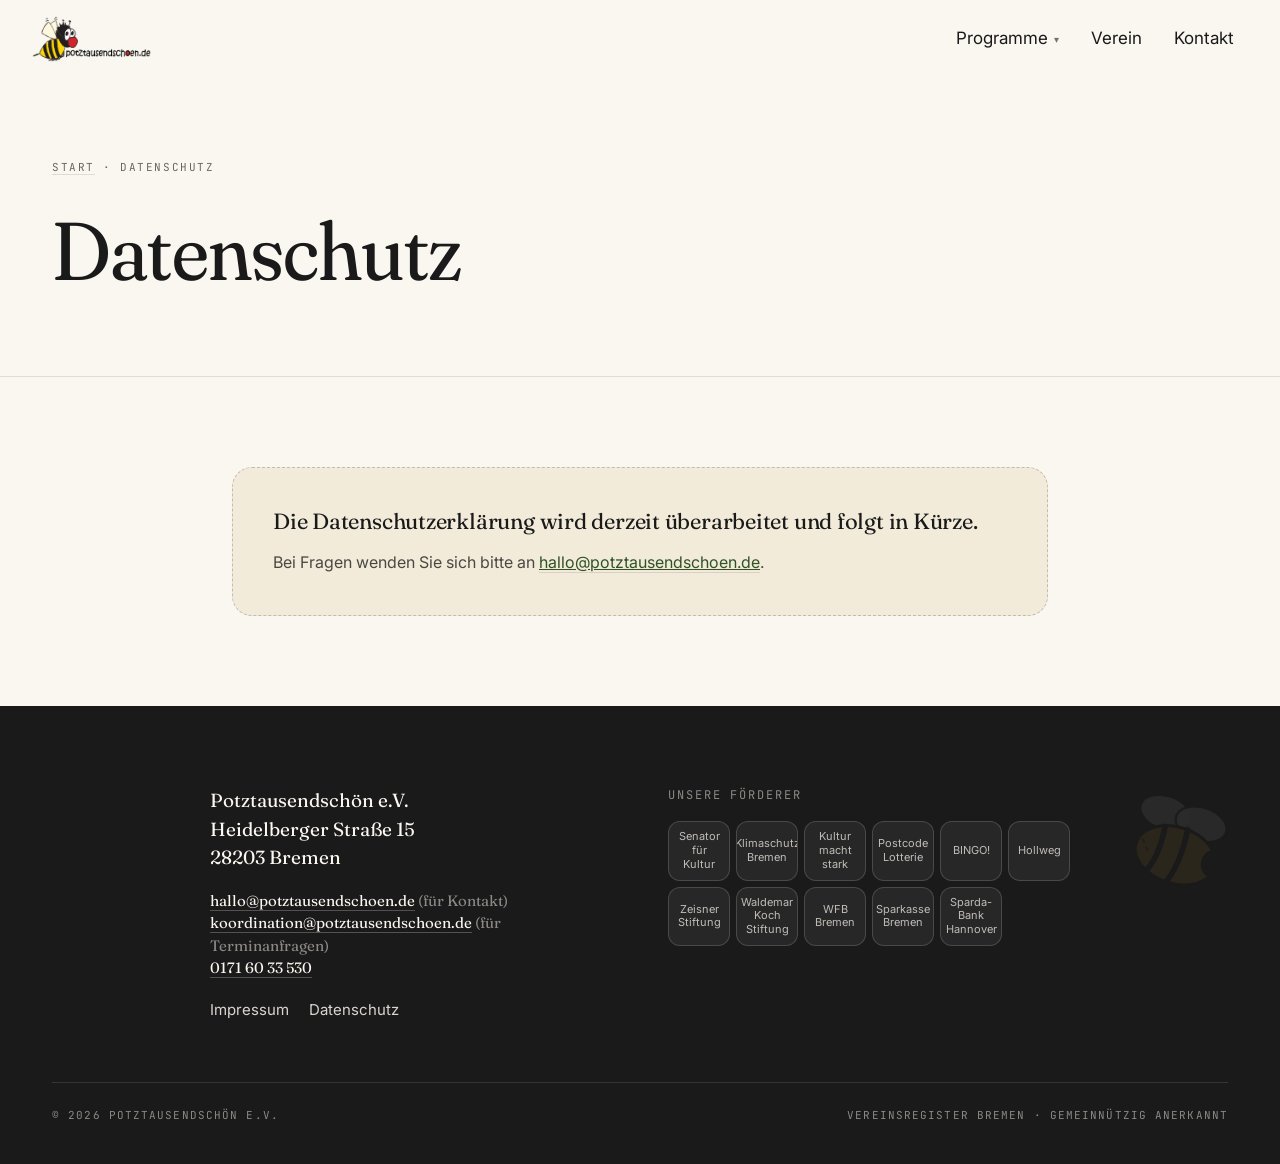
<file: datenschutz.html>
<!doctype html>
<html lang="de">
<head>
<meta charset="utf-8" />
<meta name="viewport" content="width=device-width,initial-scale=1" />
<title>Datenschutz · Potztausendschön e.V.</title>
<meta name="description" content="Datenschutzerklärung wird derzeit überarbeitet." />
<link rel="preconnect" href="https://fonts.googleapis.com" />
<link rel="preconnect" href="https://fonts.gstatic.com" crossorigin />
<link href="https://fonts.googleapis.com/css2?family=Fraunces:opsz,wght,SOFT,WONK@9..144,300..700,30..100,0..1&family=Inter:wght@300;400;500;600&family=JetBrains+Mono:wght@400;500&display=swap" rel="stylesheet" />
<link rel="stylesheet" href="style.css" />
</head>
<body>

<svg width="0" height="0" style="position:absolute" aria-hidden="true">
  <defs>
    <symbol id="bee" viewBox="0 0 100 80">
      <g class="wing">
        <ellipse cx="38" cy="28" rx="14" ry="9" fill="#FAF7F0" stroke="#1A1A1A" stroke-width="1.4" opacity="0.85"/>
        <ellipse cx="58" cy="28" rx="14" ry="9" fill="#FAF7F0" stroke="#1A1A1A" stroke-width="1.4" opacity="0.85"/>
      </g>
      <ellipse cx="50" cy="48" rx="22" ry="15" fill="#E8B43A" stroke="#1A1A1A" stroke-width="1.6"/>
      <path d="M40 35 Q42 50 38 60" stroke="#1A1A1A" stroke-width="3" fill="none" stroke-linecap="round"/>
      <path d="M52 33 Q54 50 50 62" stroke="#1A1A1A" stroke-width="3" fill="none" stroke-linecap="round"/>
      <circle cx="72" cy="46" r="8" fill="#1A1A1A"/>
      <path d="M73 39 Q78 30 82 28" stroke="#1A1A1A" stroke-width="1.4" fill="none" stroke-linecap="round"/>
      <circle cx="83" cy="27" r="1.6" fill="#1A1A1A"/>
      <path d="M28 48 L23 50" stroke="#1A1A1A" stroke-width="2" stroke-linecap="round"/>
      <path d="M5 60 Q20 30 35 50" stroke="#1A1A1A" stroke-width="1.2" fill="none" stroke-dasharray="2 3" stroke-linecap="round" opacity="0.6"/>
    </symbol>
    <pattern id="hex-pattern" x="0" y="0" width="56" height="48.5" patternUnits="userSpaceOnUse">
      <polygon points="28,0 56,16 56,48 28,64 0,48 0,16" fill="none" stroke="currentColor" stroke-width="1"/>
    </pattern>
    <symbol id="logo-mark" viewBox="0 0 38 42">
      <polygon points="19,2 35,11 35,31 19,40 3,31 3,11" fill="#E8B43A" stroke="#1A1A1A" stroke-width="1.5"/>
      <polygon points="19,9 28,14 28,28 19,33 10,28 10,14" fill="none" stroke="#1A1A1A" stroke-width="1.2"/>
      <circle cx="19" cy="21" r="3" fill="#4A7C3A"/>
    </symbol>
  </defs>
</svg>

<nav class="nav" id="nav">
  <div class="nav-inner">
    <a href="index.html#top" class="brand">
      <img class="brand-logo" src="assets/logo-biene.png" alt="Potztausendschön e.V. · Bremen" />
    </a>
    <button class="nav-burger" aria-label="Menü öffnen" id="burger"><span></span></button>
    <div class="nav-links" id="navLinks">
      <div class="nav-dropdown" id="progDropdown">
        <button aria-haspopup="true" aria-expanded="false">
          Programme <span class="caret">▾</span>
        </button>
        <div class="dropdown-menu">
          <a href="index.html#naturtheatertage"><span class="dd-title">Naturtheatertage</span><span class="dd-sub">Umwelttheater für Grundschulen</span></a>
          <a href="index.html#nashorntheater"><span class="dd-title">Nashorntheater</span><span class="dd-sub">Theater &amp; Sprachförderung für die Kita</span></a>
          <a href="index.html#theatergarten"><span class="dd-title">Theatergarten</span><span class="dd-sub">Spielort im LichtLuftBad</span></a>
          <a href="index.html#bienenkoenigin"><span class="dd-title">Bienenkönigin</span><span class="dd-sub">Neues Stück, in Vorbereitung</span></a>
          <a href="index.html#bienentheater"><span class="dd-title">Bienentheater</span><span class="dd-sub">Umwelttheater für Grundschulen</span></a>
          <a href="index.html#geschichtenzeit"><span class="dd-title">Geschichtenzeit</span><span class="dd-sub">Erzähltheater für die Kita</span></a>
        </div>
      </div>
      <a href="index.html#verein">Verein</a>
      <a href="index.html#kontakt">Kontakt</a>
    </div>
  </div>
</nav>

<section class="page-intro">
  <div class="container">
    <div class="crumbs"><a href="index.html">Start</a> · Datenschutz</div>
    <h1>Datenschutz</h1>
  </div>
</section>

<section>
  <div class="container-narrow">
    <div class="notice" style="padding:40px">
      <h3 style="font-family:'Fraunces',serif;font-size:22px;margin-bottom:14px;color:var(--ink)">Die Datenschutzerklärung wird derzeit überarbeitet und folgt in Kürze.</h3>
      <p style="font-size:16px;margin:0">Bei Fragen wenden Sie sich bitte an <a href="mailto:hallo@potztausendschoen.de" style="color:var(--meadow-deep);border-bottom:1px solid var(--line)">hallo@potztausendschoen.de</a>.</p>
    </div>
  </div>
</section>


<footer>
  <svg class="footer-bee"><use href="#bee"/></svg>
  <div class="container">
    <div class="footer-grid" style="grid-template-columns:1fr 1fr;align-items:start;max-width:860px;margin:0 auto 60px;gap:56px">
      <div>
        <address style="font-family:'Fraunces',serif;font-style:normal;font-size:19px;line-height:1.5;color:var(--cream)">
          Potztausendschön e.V.<br/>
          Heidelberger Straße 15<br/>
          28203 Bremen
        </address>
        <p style="margin-top:18px;font-size:15px;color:rgba(250,247,240,0.78)">
          <a href="mailto:hallo@potztausendschoen.de" style="color:var(--cream);text-decoration:none;border-bottom:1px solid rgba(250,247,240,0.25)">hallo@potztausendschoen.de</a> <span style="color:rgba(250,247,240,0.5)">(für Kontakt)</span><br/>
          <a href="mailto:koordination@potztausendschoen.de" style="color:var(--cream);text-decoration:none;border-bottom:1px solid rgba(250,247,240,0.25)">koordination@potztausendschoen.de</a> <span style="color:rgba(250,247,240,0.5)">(für Terminanfragen)</span><br/>
          <a href="tel:+4901716033530" style="color:var(--cream);text-decoration:none;border-bottom:1px solid rgba(250,247,240,0.25)">0171 60 33 530</a>
        </p>
        <div class="footer-links" style="flex-direction:row;gap:20px;margin-top:18px">
          <a href="impressum.html">Impressum</a>
          <a href="datenschutz.html">Datenschutz</a>
        </div>
      </div>
      <div>
        <div class="sponsors sponsors--footer" style="padding:0">
          <div class="sp-label" style="text-align:left;color:rgba(250,247,240,0.5);margin-bottom:16px">Unsere Förderer</div>
          <div class="sp-grid" style="justify-content:flex-start">
            <div class="sp-logo"><span>Senator für Kultur</span></div>
            <div class="sp-logo"><span>Klimaschutz Bremen</span></div>
            <div class="sp-logo"><span>Kultur macht stark</span></div>
            <div class="sp-logo"><span>Postcode Lotterie</span></div>
            <div class="sp-logo"><span>BINGO!</span></div>
            <div class="sp-logo"><span>Hollweg</span></div>
            <div class="sp-logo"><span>Zeisner Stiftung</span></div>
            <div class="sp-logo"><span>Waldemar Koch Stiftung</span></div>
            <div class="sp-logo"><span>WFB Bremen</span></div>
            <div class="sp-logo"><span>Sparkasse Bremen</span></div>
            <div class="sp-logo"><span>Sparda-Bank Hannover</span></div>
          </div>
        </div>
      </div>
    </div>
    <div class="footer-bottom">
      <span>© 2026 Potztausendschön e.V.</span>
      <span>Vereinsregister Bremen · gemeinnützig anerkannt</span>
    </div>
  </div>
</footer>

<script>
  const nav = document.getElementById('nav');
  const onScroll = () => nav.classList.toggle('scrolled', window.scrollY > 8);
  window.addEventListener('scroll', onScroll, { passive: true });
  onScroll();
  const burger = document.getElementById('burger');
  const navLinks = document.getElementById('navLinks');
  burger && burger.addEventListener('click', () => navLinks.classList.toggle('open'));
  const dd = document.getElementById('progDropdown');
  if (dd) {
    const btn = dd.querySelector('button');
    btn.addEventListener('click', (e) => {
      e.stopPropagation();
      dd.classList.toggle('open');
      btn.setAttribute('aria-expanded', dd.classList.contains('open'));
    });
    document.addEventListener('click', (e) => {
      if (!dd.contains(e.target)) { dd.classList.remove('open'); btn.setAttribute('aria-expanded','false'); }
    });
  }
</script>
</body>
</html>
</file>
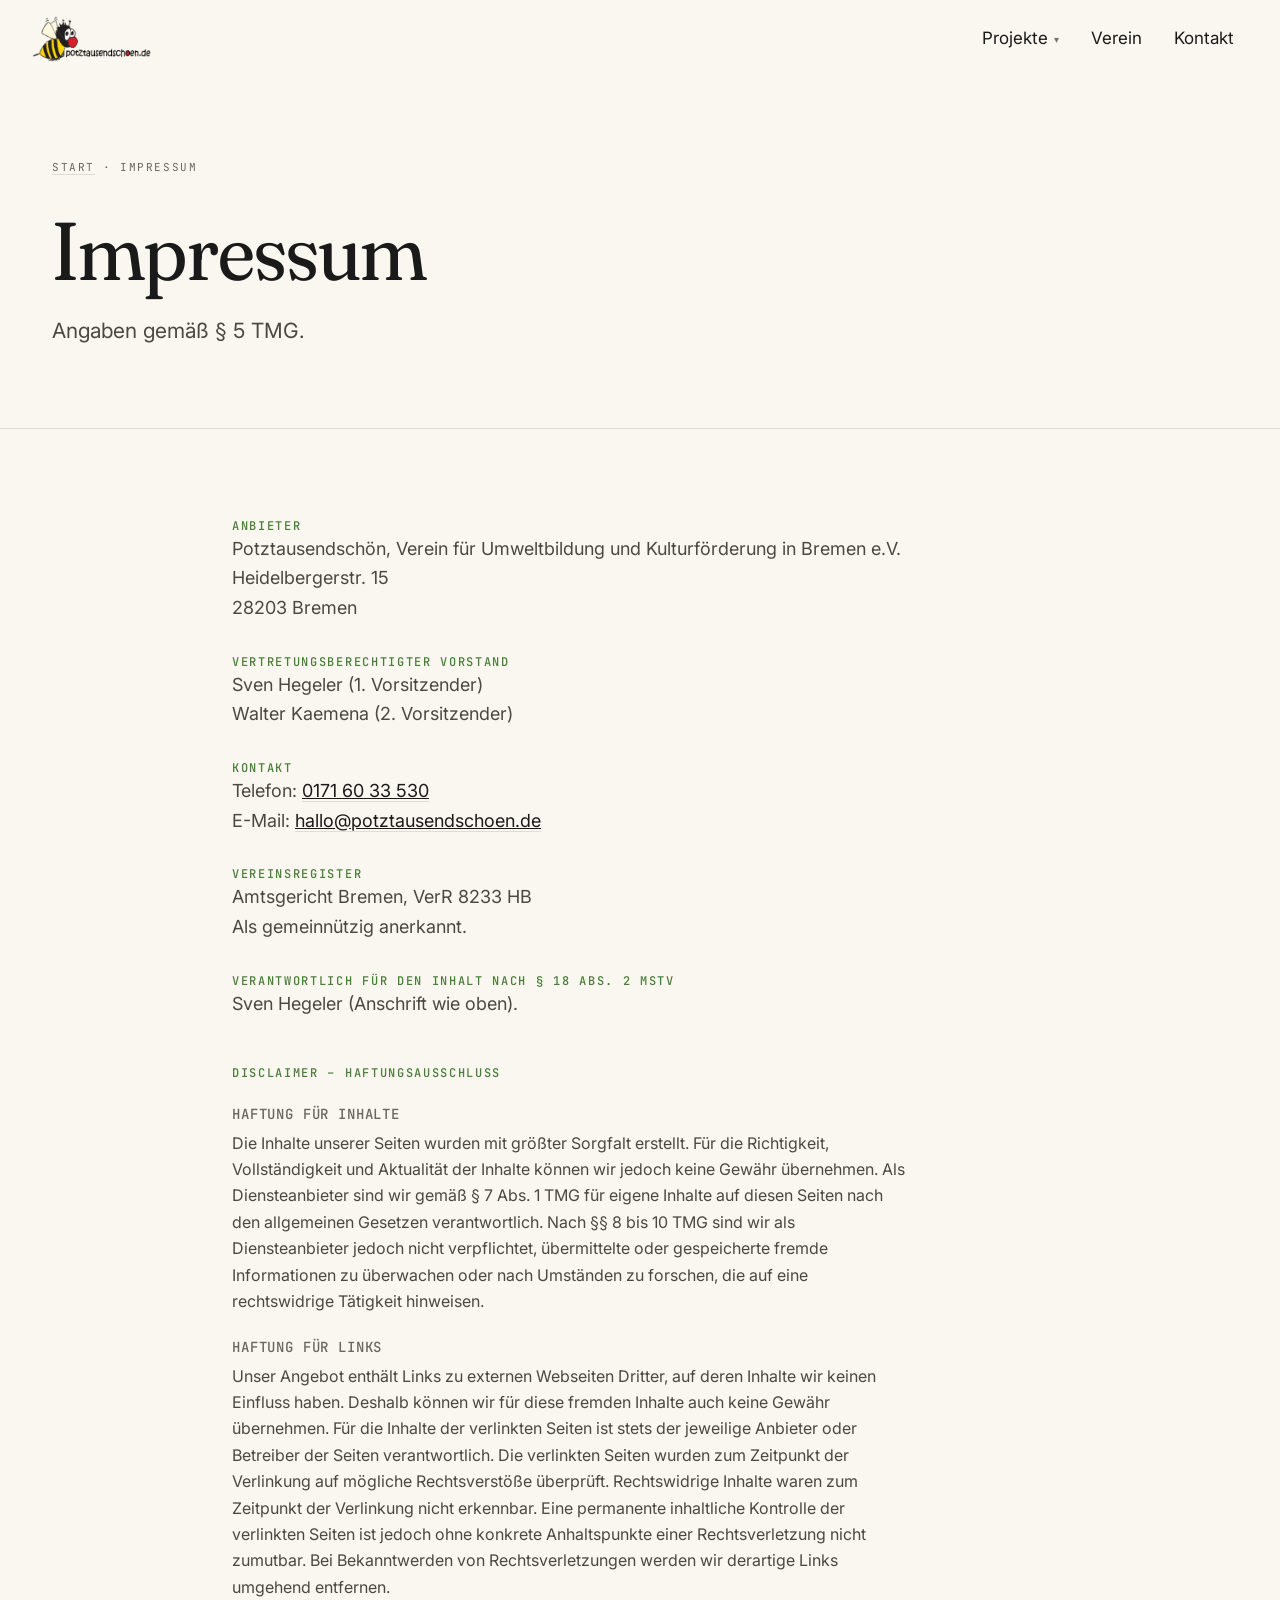
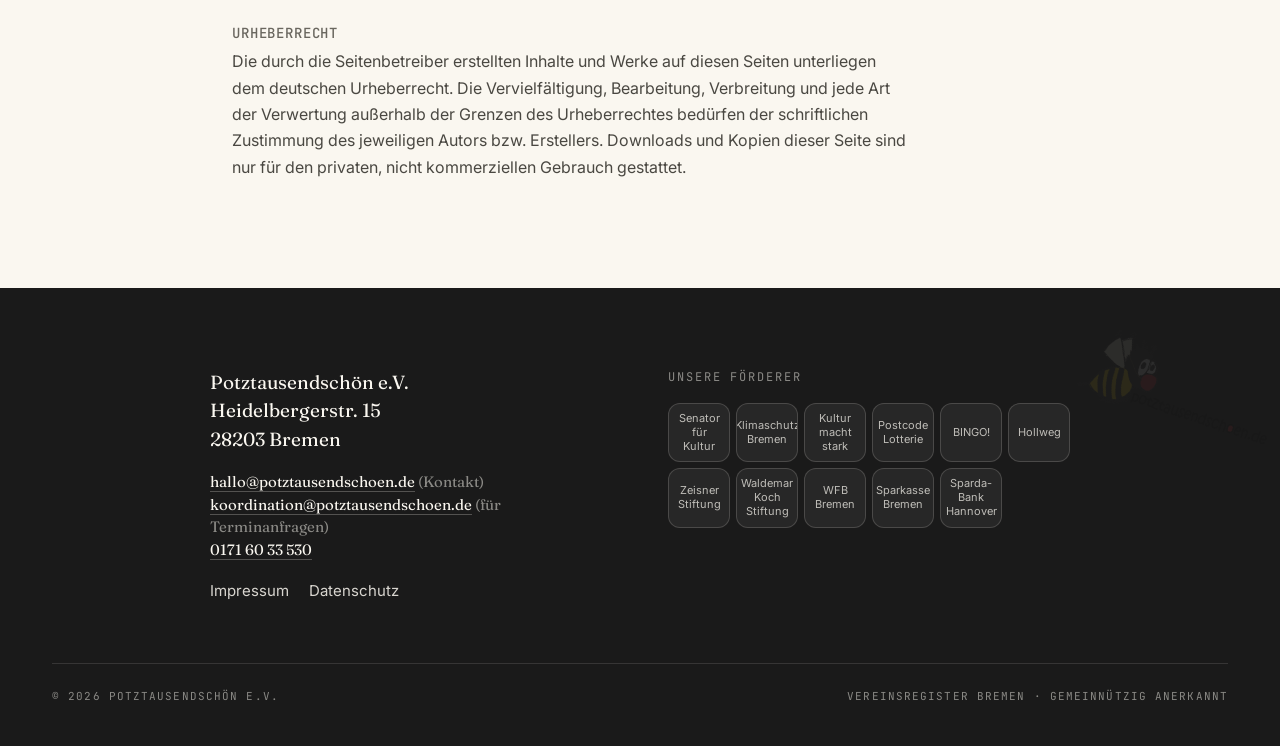
<file: impressum.html>
<!doctype html>
<html lang="de">
<head>
<meta charset="utf-8" />
<meta name="viewport" content="width=device-width,initial-scale=1" />
<title>Impressum · Potztausendschön e.V.</title>
<meta name="description" content="Angaben gemäß § 5 TMG. Potztausendschön e.V., Bremen." />
<link rel="preconnect" href="https://fonts.googleapis.com" />
<link rel="preconnect" href="https://fonts.gstatic.com" crossorigin />
<link href="https://fonts.googleapis.com/css2?family=Fraunces:opsz,wght,SOFT,WONK@9..144,300..700,30..100,0..1&family=Inter:wght@300;400;500;600&family=JetBrains+Mono:wght@400;500&display=swap" rel="stylesheet" />
<link rel="stylesheet" href="style.css" />
</head>
<body>

<svg width="0" height="0" style="position:absolute" aria-hidden="true">
  <defs>
    <symbol id="bee" viewBox="0 0 100 80">
      <g class="wing">
        <ellipse cx="38" cy="28" rx="14" ry="9" fill="#FAF7F0" stroke="#1A1A1A" stroke-width="1.4" opacity="0.85"/>
        <ellipse cx="58" cy="28" rx="14" ry="9" fill="#FAF7F0" stroke="#1A1A1A" stroke-width="1.4" opacity="0.85"/>
      </g>
      <ellipse cx="50" cy="48" rx="22" ry="15" fill="#E8B43A" stroke="#1A1A1A" stroke-width="1.6"/>
      <path d="M40 35 Q42 50 38 60" stroke="#1A1A1A" stroke-width="3" fill="none" stroke-linecap="round"/>
      <path d="M52 33 Q54 50 50 62" stroke="#1A1A1A" stroke-width="3" fill="none" stroke-linecap="round"/>
      <circle cx="72" cy="46" r="8" fill="#1A1A1A"/>
      <path d="M73 39 Q78 30 82 28" stroke="#1A1A1A" stroke-width="1.4" fill="none" stroke-linecap="round"/>
      <circle cx="83" cy="27" r="1.6" fill="#1A1A1A"/>
      <path d="M28 48 L23 50" stroke="#1A1A1A" stroke-width="2" stroke-linecap="round"/>
      <path d="M5 60 Q20 30 35 50" stroke="#1A1A1A" stroke-width="1.2" fill="none" stroke-dasharray="2 3" stroke-linecap="round" opacity="0.6"/>
    </symbol>
    <pattern id="hex-pattern" x="0" y="0" width="56" height="48.5" patternUnits="userSpaceOnUse">
      <polygon points="28,0 56,16 56,48 28,64 0,48 0,16" fill="none" stroke="currentColor" stroke-width="1"/>
    </pattern>
    <symbol id="logo-mark" viewBox="0 0 38 42">
      <polygon points="19,2 35,11 35,31 19,40 3,31 3,11" fill="#E8B43A" stroke="#1A1A1A" stroke-width="1.5"/>
      <polygon points="19,9 28,14 28,28 19,33 10,28 10,14" fill="none" stroke="#1A1A1A" stroke-width="1.2"/>
      <circle cx="19" cy="21" r="3" fill="#4A7C3A"/>
    </symbol>
  </defs>
</svg>

<nav class="nav" id="nav">
  <div class="nav-inner">
    <a href="index.html#top" class="brand">
      <img class="brand-logo" src="assets/logo-biene.png" alt="Potztausendschön e.V. · Bremen" />
    </a>
    <button class="nav-burger" aria-label="Menü öffnen" id="burger"><span></span></button>
    <div class="nav-links" id="navLinks">
      <div class="nav-dropdown" id="progDropdown">
        <button aria-haspopup="true" aria-expanded="false">
          Projekte <span class="caret">▾</span>
        </button>
        <div class="dropdown-menu">
          <a href="index.html#naturtheatertage"><span class="dd-title">Naturtheatertage</span><span class="dd-sub">Umwelttheater für Grundschulen</span></a>
          <a href="index.html#nashorntheater"><span class="dd-title">Nashorntheater</span><span class="dd-sub">Theater &amp; Sprachförderung für die Kita</span></a>
          <a href="index.html#theatergarten"><span class="dd-title">Theatergarten</span><span class="dd-sub">Spielort im LichtLuftBad</span></a>
          <a href="index.html#bienenkoenigin"><span class="dd-title">Bienenkönigin</span><span class="dd-sub">Neues Stück, in Vorbereitung</span></a>
          <a href="index.html#bienentheater"><span class="dd-title">Bienentheater</span><span class="dd-sub">Umwelttheater für Grundschulen</span></a>
          <a href="index.html#geschichtenzeit"><span class="dd-title">Geschichtenzeit</span><span class="dd-sub">Erzähltheater für die Kita</span></a>
        </div>
      </div>
      <a href="index.html#verein">Verein</a>
      <a href="index.html#kontakt">Kontakt</a>
    </div>
  </div>
</nav>

<section class="page-intro">
  <div class="container">
    <div class="crumbs"><a href="index.html">Start</a> · Impressum</div>
    <h1>Impressum</h1>
    <p class="sub">Angaben gemäß § 5 TMG.</p>
  </div>
</section>

<section>
  <div class="container-narrow">
    <div class="prose">
      <h3 style="font-family:'JetBrains Mono',monospace;font-size:12px;letter-spacing:0.14em;text-transform:uppercase;color:var(--meadow);font-weight:500;margin-top:0">Anbieter</h3>
      <p style="font-size:18px">
        Potztausendschön, Verein für Umweltbildung und Kulturförderung in Bremen e.V.<br/>
        Heidelbergerstr. 15<br/>
        28203 Bremen
      </p>

      <h3 style="font-family:'JetBrains Mono',monospace;font-size:12px;letter-spacing:0.14em;text-transform:uppercase;color:var(--meadow);font-weight:500;margin-top:32px">Vertretungsberechtigter Vorstand</h3>
      <p style="font-size:18px">
        Sven Hegeler (1. Vorsitzender)<br/>
        Walter Kaemena (2. Vorsitzender)
      </p>

      <h3 style="font-family:'JetBrains Mono',monospace;font-size:12px;letter-spacing:0.14em;text-transform:uppercase;color:var(--meadow);font-weight:500;margin-top:32px">Kontakt</h3>
      <p style="font-size:18px">
        Telefon: <a href="tel:+4901716033530" style="color:var(--ink);border-bottom:1px solid var(--line)">0171 60 33 530</a><br/>
        E-Mail: <a href="mailto:hallo@potztausendschoen.de" style="color:var(--ink);border-bottom:1px solid var(--line)">hallo@potztausendschoen.de</a>
      </p>

      <h3 style="font-family:'JetBrains Mono',monospace;font-size:12px;letter-spacing:0.14em;text-transform:uppercase;color:var(--meadow);font-weight:500;margin-top:32px">Vereinsregister</h3>
      <p style="font-size:18px">
        Amtsgericht Bremen, VerR 8233 HB<br/>
        Als gemeinnützig anerkannt.
      </p>

      <h3 style="font-family:'JetBrains Mono',monospace;font-size:12px;letter-spacing:0.14em;text-transform:uppercase;color:var(--meadow);font-weight:500;margin-top:32px">Verantwortlich für den Inhalt nach § 18 Abs. 2 MStV</h3>
      <p style="font-size:18px">
        Sven Hegeler (Anschrift wie oben).
      </p>

      <h3 id="disclaimer" style="font-family:'JetBrains Mono',monospace;font-size:12px;letter-spacing:0.14em;text-transform:uppercase;color:var(--meadow);font-weight:500;margin-top:48px">Disclaimer – Haftungsausschluss</h3>

      <h4 style="font-size:14px;font-family:'JetBrains Mono',monospace;letter-spacing:0.06em;text-transform:uppercase;color:var(--ink-mute);font-weight:500;margin-top:24px;margin-bottom:6px">Haftung für Inhalte</h4>
      <p style="font-size:16px">Die Inhalte unserer Seiten wurden mit größter Sorgfalt erstellt. Für die Richtigkeit, Vollständigkeit und Aktualität der Inhalte können wir jedoch keine Gewähr übernehmen. Als Diensteanbieter sind wir gemäß § 7 Abs. 1 TMG für eigene Inhalte auf diesen Seiten nach den allgemeinen Gesetzen verantwortlich. Nach §§ 8 bis 10 TMG sind wir als Diensteanbieter jedoch nicht verpflichtet, übermittelte oder gespeicherte fremde Informationen zu überwachen oder nach Umständen zu forschen, die auf eine rechtswidrige Tätigkeit hinweisen.</p>

      <h4 style="font-size:14px;font-family:'JetBrains Mono',monospace;letter-spacing:0.06em;text-transform:uppercase;color:var(--ink-mute);font-weight:500;margin-top:24px;margin-bottom:6px">Haftung für Links</h4>
      <p style="font-size:16px">Unser Angebot enthält Links zu externen Webseiten Dritter, auf deren Inhalte wir keinen Einfluss haben. Deshalb können wir für diese fremden Inhalte auch keine Gewähr übernehmen. Für die Inhalte der verlinkten Seiten ist stets der jeweilige Anbieter oder Betreiber der Seiten verantwortlich. Die verlinkten Seiten wurden zum Zeitpunkt der Verlinkung auf mögliche Rechtsverstöße überprüft. Rechtswidrige Inhalte waren zum Zeitpunkt der Verlinkung nicht erkennbar. Eine permanente inhaltliche Kontrolle der verlinkten Seiten ist jedoch ohne konkrete Anhaltspunkte einer Rechtsverletzung nicht zumutbar. Bei Bekanntwerden von Rechtsverletzungen werden wir derartige Links umgehend entfernen.</p>

      <h4 style="font-size:14px;font-family:'JetBrains Mono',monospace;letter-spacing:0.06em;text-transform:uppercase;color:var(--ink-mute);font-weight:500;margin-top:24px;margin-bottom:6px">Urheberrecht</h4>
      <p style="font-size:16px">Die durch die Seitenbetreiber erstellten Inhalte und Werke auf diesen Seiten unterliegen dem deutschen Urheberrecht. Die Vervielfältigung, Bearbeitung, Verbreitung und jede Art der Verwertung außerhalb der Grenzen des Urheberrechtes bedürfen der schriftlichen Zustimmung des jeweiligen Autors bzw. Erstellers. Downloads und Kopien dieser Seite sind nur für den privaten, nicht kommerziellen Gebrauch gestattet.</p>
    </div>
  </div>
</section>


<footer>
  <img loading="lazy" decoding="async" class="footer-bee" src="assets/logo-biene.png" alt="" aria-hidden="true" />
  <div class="container">
    <div class="footer-grid" style="grid-template-columns:1fr 1fr;align-items:start;max-width:860px;margin:0 auto 60px;gap:56px">
      <div>
        <address style="font-family:'Fraunces',serif;font-style:normal;font-size:19px;line-height:1.5;color:var(--cream)">
          Potztausendschön e.V.<br/>
          Heidelbergerstr. 15<br/>
          28203 Bremen
        </address>
        <p style="margin-top:18px;font-size:15px;color:rgba(250,247,240,0.78)">
          <a href="mailto:hallo@potztausendschoen.de" style="color:var(--cream);text-decoration:none;border-bottom:1px solid rgba(250,247,240,0.25)">hallo@potztausendschoen.de</a> <span style="color:rgba(250,247,240,0.5)">(Kontakt)</span><br/>
          <a href="mailto:koordination@potztausendschoen.de" style="color:var(--cream);text-decoration:none;border-bottom:1px solid rgba(250,247,240,0.25)">koordination@potztausendschoen.de</a> <span style="color:rgba(250,247,240,0.5)">(für Terminanfragen)</span><br/>
          <a href="tel:+4901716033530" style="color:var(--cream);text-decoration:none;border-bottom:1px solid rgba(250,247,240,0.25)">0171 60 33 530</a>
        </p>
        <div class="footer-links" style="flex-direction:row;gap:20px;margin-top:18px">
          <a href="impressum.html">Impressum</a>
          <a href="datenschutz.html">Datenschutz</a>
        </div>
      </div>
      <div>
        <div class="sponsors sponsors--footer" style="padding:0">
          <div class="sp-label" style="text-align:left;color:rgba(250,247,240,0.5);margin-bottom:16px">Unsere Förderer</div>
          <div class="sp-grid" style="justify-content:flex-start">
            <div class="sp-logo"><span>Senator für Kultur</span></div>
            <div class="sp-logo"><span>Klimaschutz Bremen</span></div>
            <div class="sp-logo"><span>Kultur macht stark</span></div>
            <div class="sp-logo"><span>Postcode Lotterie</span></div>
            <div class="sp-logo"><span>BINGO!</span></div>
            <div class="sp-logo"><span>Hollweg</span></div>
            <div class="sp-logo"><span>Zeisner Stiftung</span></div>
            <div class="sp-logo"><span>Waldemar Koch Stiftung</span></div>
            <div class="sp-logo"><span>WFB Bremen</span></div>
            <div class="sp-logo"><span>Sparkasse Bremen</span></div>
            <div class="sp-logo"><span>Sparda-Bank Hannover</span></div>
          </div>
        </div>
      </div>
    </div>
    <div class="footer-bottom">
      <span>© 2026 Potztausendschön e.V.</span>
      <span>Vereinsregister Bremen · gemeinnützig anerkannt</span>
    </div>
  </div>
</footer>

<script>
  const nav = document.getElementById('nav');
  const onScroll = () => nav.classList.toggle('scrolled', window.scrollY > 8);
  window.addEventListener('scroll', onScroll, { passive: true });
  onScroll();
  const burger = document.getElementById('burger');
  const navLinks = document.getElementById('navLinks');
  burger && burger.addEventListener('click', () => navLinks.classList.toggle('open'));
  const dd = document.getElementById('progDropdown');
  if (dd) {
    const btn = dd.querySelector('button');
    btn.addEventListener('click', (e) => {
      e.stopPropagation();
      dd.classList.toggle('open');
      btn.setAttribute('aria-expanded', dd.classList.contains('open'));
    });
    document.addEventListener('click', (e) => {
      if (!dd.contains(e.target)) { dd.classList.remove('open'); btn.setAttribute('aria-expanded','false'); }
    });
  }
</script>
</body>
</html>
</file>
<file: style.css>
/* ====== Potztausendschön e.V. ====== */
:root{
  --honey:#E8B43A;
  --honey-deep:#C8951F;
  --meadow:#4A7C3A;
  --meadow-deep:#2F5325;
  --terracotta:#C97D5D;
  --terracotta-deep:#A65B3E;
  --cream:#FAF7F0;
  --cream-warm:#F2EBDA;
  --cream-deep:#E9E0C8;
  --ink:#1A1A1A;
  --ink-soft:#4A4842;
  --ink-mute:#6A675F;
  --line:rgba(26,26,26,0.12);
}
*{box-sizing:border-box}
html,body{margin:0;padding:0;overflow-x:hidden}
html{scroll-behavior:smooth;scroll-padding-top:90px}
body{
  font-family:"Inter",system-ui,sans-serif;
  background:var(--cream);
  color:var(--ink);
  font-size:17px;
  line-height:1.6;
  -webkit-font-smoothing:antialiased;
  overflow-x:hidden;
}
h1,h2,h3,h4{font-family:"Fraunces",Georgia,serif;font-weight:400;letter-spacing:-0.01em;margin:0;text-wrap:balance}
h1{font-size:clamp(40px,6.4vw,84px);line-height:1.02;font-variation-settings:"SOFT" 60,"WONK" 1}
h2{font-size:clamp(32px,4vw,52px);line-height:1.08}
h3{font-size:24px;line-height:1.25}
h4{font-size:18px;line-height:1.3}
p{margin:0 0 1em 0;color:var(--ink-soft);text-wrap:pretty}
a{color:inherit}
em{font-style:italic;color:var(--meadow);font-variation-settings:"SOFT" 100,"WONK" 1}
.mono{font-family:"JetBrains Mono",monospace;font-size:12px;letter-spacing:0.08em;text-transform:uppercase}
.container{max-width:1240px;margin:0 auto;padding:0 32px}
.container-narrow{max-width:880px;margin:0 auto;padding:0 32px}
@media (max-width:560px){.container,.container-narrow{padding:0 22px}}

/* ============ NAV ============ */
.nav{
  position:sticky;top:0;z-index:50;
  backdrop-filter:blur(14px);
  background:rgba(250,247,240,0.86);
  border-bottom:1px solid transparent;
  transition:border-color .3s,background .3s;
}
.nav.scrolled{border-bottom-color:var(--line)}
.nav-inner{
  display:flex;align-items:center;justify-content:space-between;
  padding:16px 32px;max-width:1280px;margin:0 auto;gap:24px;
}
.brand{display:flex;align-items:center;gap:12px;text-decoration:none;color:var(--ink);flex-shrink:0}
.brand-mark{width:36px;height:40px;flex-shrink:0}
.brand-logo{height:46px;width:auto;display:block;flex-shrink:0}
@media (max-width:560px){.brand-logo{height:38px}}
.brand-text{display:flex;flex-direction:column;line-height:1}
.brand-name{font-family:"Fraunces",serif;font-size:19px;letter-spacing:-0.01em}
.brand-sub{font-family:"JetBrains Mono",monospace;font-size:10px;letter-spacing:0.14em;text-transform:uppercase;color:var(--ink-soft);margin-top:3px}
.nav-links{display:flex;gap:4px;align-items:center}
.nav-links > a, .nav-dropdown > button{
  text-decoration:none;padding:8px 14px;border-radius:999px;
  font-size:14px;color:var(--ink);transition:background .2s;
  background:transparent;border:none;font:inherit;cursor:pointer;
  display:inline-flex;align-items:center;gap:6px;
}
.nav-links > a:hover, .nav-dropdown > button:hover, .nav-dropdown.open > button{background:var(--cream-warm)}
.nav-links a.current{color:var(--meadow-deep)}
.nav-links a.current::before{content:"";display:inline-block;width:5px;height:5px;border-radius:50%;background:var(--honey);margin-right:8px;vertical-align:middle}

.nav-cta{
  background:var(--terracotta)!important;color:var(--cream)!important;
  padding:10px 18px!important;border-radius:999px!important;
  transition:background .2s!important;
}
.nav-cta:hover{background:var(--terracotta-deep)!important}

.nav-dropdown{position:relative}
.nav-dropdown > button .caret{font-size:10px;opacity:0.6;transition:transform .2s}
.nav-dropdown.open > button .caret{transform:rotate(180deg)}
.dropdown-menu{
  position:absolute;top:calc(100% + 8px);left:0;
  background:var(--cream);
  border:1px solid var(--line);
  border-radius:18px;
  padding:10px;
  min-width:280px;
  box-shadow:0 20px 40px -16px rgba(26,26,26,0.18);
  display:none;
  z-index:60;
}
.nav-dropdown.open .dropdown-menu{display:block}
.dropdown-menu a{
  display:flex;flex-direction:column;gap:2px;
  text-decoration:none;color:var(--ink);
  padding:12px 14px;border-radius:12px;
  transition:background .2s;
}
.dropdown-menu a:hover{background:var(--cream-warm)}
.dropdown-menu a .dd-title{font-family:"Fraunces",serif;font-size:17px;line-height:1.2}
.dropdown-menu a .dd-sub{font-size:12px;color:var(--ink-mute);line-height:1.3}

/* Mobile nav */
.nav-burger{
  display:none;background:none;border:none;
  width:42px;height:42px;border-radius:999px;
  cursor:pointer;align-items:center;justify-content:center;
}
.nav-burger span{display:block;width:22px;height:2px;background:var(--ink);position:relative}
.nav-burger span::before, .nav-burger span::after{
  content:"";position:absolute;width:22px;height:2px;background:var(--ink);left:0;
}
.nav-burger span::before{top:-7px}.nav-burger span::after{top:7px}

@media (max-width:960px){
  .nav-links{
    position:absolute;top:100%;left:0;right:0;
    flex-direction:column;align-items:stretch;
    background:var(--cream);
    border-bottom:1px solid var(--line);
    padding:14px 20px 22px;gap:2px;
    display:none;
  }
  .nav-links.open{display:flex}
  .nav-links > a, .nav-dropdown > button{
    padding:14px 16px;border-radius:12px;font-size:16px;justify-content:flex-start;width:100%;
  }
  .nav-cta{justify-content:center;margin-top:8px}
  .dropdown-menu{
    position:static;display:none;box-shadow:none;border:none;background:transparent;
    padding:0 0 0 12px;min-width:0;margin:4px 0;
  }
  .nav-dropdown.open .dropdown-menu{display:block}
  .nav-burger{display:inline-flex}
}

/* ============ BUTTONS ============ */
.btn{
  display:inline-flex;align-items:center;gap:10px;
  padding:14px 24px;border-radius:999px;
  font-size:15px;font-weight:500;text-decoration:none;
  transition:transform .2s,background .2s,color .2s,border-color .2s;
  border:none;cursor:pointer;font-family:inherit;
}
.btn-primary{background:var(--terracotta);color:var(--cream)}
.btn-primary:hover{background:var(--terracotta-deep);transform:translateY(-2px)}
.btn-meadow{background:var(--meadow);color:var(--cream)}
.btn-meadow:hover{background:var(--meadow-deep);transform:translateY(-2px)}
.btn-ghost{background:transparent;color:var(--ink);border:1px solid var(--ink)}
.btn-ghost:hover{background:var(--ink);color:var(--cream)}
.btn-honey{background:var(--honey);color:var(--ink)}
.btn-honey:hover{background:var(--honey-deep);color:var(--cream)}
.btn .arr{transition:transform .2s}
.btn:hover .arr{transform:translateX(3px)}

/* ============ SECTION HEADERS ============ */
section{padding:90px 0;position:relative}
@media (max-width:760px){section{padding:64px 0}}
.sec-head{display:grid;grid-template-columns:auto 1fr;gap:60px;align-items:start;margin-bottom:56px}
.sec-head .num-tag{
  font-family:"JetBrains Mono",monospace;font-size:12px;letter-spacing:0.14em;
  color:var(--meadow);white-space:nowrap;padding-top:14px;
  display:flex;align-items:center;gap:14px;
}
.sec-head .num-tag::before{content:"";width:28px;height:1px;background:var(--meadow)}
.sec-head .lead{max-width:600px;margin-top:20px;font-size:18px;line-height:1.55}
@media (max-width:720px){.sec-head{grid-template-columns:1fr;gap:14px;margin-bottom:36px}}

/* ============ PAGE INTRO (per page hero) ============ */
.page-intro{
  padding:80px 0 60px;
  position:relative;
  border-bottom:1px solid var(--line);
}
.page-intro .eyebrow{
  display:inline-flex;align-items:center;gap:10px;
  padding:6px 14px;border-radius:999px;background:var(--cream-warm);margin-bottom:24px;
}
.page-intro .eyebrow .dot{width:8px;height:8px;border-radius:50%;background:var(--meadow)}
.page-intro h1{max-width:14ch;margin-bottom:24px}
.page-intro .sub{font-size:21px;line-height:1.45;color:var(--ink-soft);max-width:52ch}
.page-intro .crumbs{font-family:"JetBrains Mono",monospace;font-size:11px;letter-spacing:0.14em;text-transform:uppercase;color:var(--ink-mute);margin-bottom:32px}
.page-intro .crumbs a{text-decoration:none;color:inherit;border-bottom:1px solid var(--line)}

/* ============ WABE DIVIDER ============ */
.wabe-divider{
  height:48px;background-repeat:repeat-x;background-position:center;
  background-size:auto 48px;
  opacity:0.5;
  margin:0;
}

/* ============ PROSE ============ */
.prose{max-width:680px}
.prose p{font-size:18px;line-height:1.65;margin-bottom:1.1em}
.prose strong{color:var(--ink);font-weight:500}

/* ============ FACT BOX ============ */
.fact-box{
  background:var(--cream-warm);border-radius:24px;padding:36px 36px;
  border:1px solid var(--line);
}
.fact-box h4{
  font-family:"JetBrains Mono",monospace;font-size:11px;letter-spacing:0.14em;text-transform:uppercase;
  color:var(--meadow-deep);margin-bottom:20px;font-weight:500;
}
.fact-box dl{display:grid;grid-template-columns:140px 1fr;gap:14px 24px;margin:0}
.fact-box dt{font-family:"JetBrains Mono",monospace;font-size:11px;letter-spacing:0.1em;text-transform:uppercase;color:var(--ink-mute);padding-top:4px}
.fact-box dd{margin:0;font-family:"Fraunces",serif;font-size:18px;line-height:1.4;color:var(--ink)}
@media (max-width:560px){.fact-box{padding:28px 24px}.fact-box dl{grid-template-columns:1fr;gap:4px 0}.fact-box dt{padding-top:14px}.fact-box dt:first-of-type{padding-top:0}}

/* ============ PHOTO PLACEHOLDER ============ */
.photo-ph{
  position:relative;
  border-radius:24px;overflow:hidden;
  background:var(--cream-warm);
  border:1px solid var(--line);
  display:flex;align-items:center;justify-content:center;
  aspect-ratio:4/3;
  min-height:200px;
}
.photo-ph::before{
  content:"";position:absolute;inset:0;
  background-image:repeating-linear-gradient(45deg,transparent 0 16px,rgba(26,26,26,0.04) 16px 17px);
}
.photo-ph .tag{
  position:relative;z-index:2;
  font-family:"JetBrains Mono",monospace;font-size:11px;letter-spacing:0.12em;text-transform:uppercase;
  color:var(--ink-mute);text-align:center;padding:16px 20px;
  background:rgba(250,247,240,0.85);border-radius:999px;
}
.photo-ph.honey{background:var(--honey)}
.photo-ph.honey .tag{background:rgba(26,26,26,0.08);color:var(--ink)}
.photo-ph.meadow{background:var(--meadow)}
.photo-ph.meadow .tag{background:rgba(250,247,240,0.16);color:var(--cream)}
.photo-ph.tall{aspect-ratio:4/5}
.photo-ph.wide{aspect-ratio:16/9}
.photo-ph.square{aspect-ratio:1/1}
.photo-ph.circle{border-radius:50%;aspect-ratio:1/1}

/* ============ FOOTER ============ */
footer{
  background:var(--ink);color:var(--cream);
  padding:80px 0 40px;
  position:relative;overflow:hidden;
  margin-top:0;
}
footer .container{position:relative;z-index:2}
.footer-grid{
  display:grid;grid-template-columns:1.4fr 1fr 1fr;gap:60px;
  margin-bottom:60px;
}
@media (max-width:820px){.footer-grid{grid-template-columns:1fr 1fr;gap:40px}}
@media (max-width:520px){.footer-grid{grid-template-columns:1fr !important;gap:40px !important}}
.footer-grid h4{
  font-family:"JetBrains Mono",monospace;font-size:11px;letter-spacing:0.14em;text-transform:uppercase;
  color:rgba(250,247,240,0.55);margin:0 0 18px;font-weight:500;
}
.footer-grid p, .footer-grid address{
  font-family:"Fraunces",serif;font-style:normal;
  font-size:19px;line-height:1.5;color:var(--cream);margin:0;
}
.footer-grid a{color:var(--cream);text-decoration:none;border-bottom:1px solid rgba(250,247,240,0.18);transition:border-color .2s}
.footer-grid a:hover{border-bottom-color:var(--honey)}
.footer-links{display:flex;flex-direction:column;gap:10px}
.footer-links a{border-bottom:none;color:rgba(250,247,240,0.85);font-family:"Inter",sans-serif;font-size:15px;font-style:normal}
.footer-links a:hover{color:var(--honey)}
.footer-bottom{
  border-top:1px solid rgba(250,247,240,0.12);
  padding-top:24px;
  display:flex;justify-content:space-between;align-items:center;gap:16px;flex-wrap:wrap;
  font-family:"JetBrains Mono",monospace;font-size:11px;letter-spacing:0.1em;color:rgba(250,247,240,0.5);text-transform:uppercase;
}
.footer-bee{
  position:absolute;right:0;top:60px;
  width:200px;opacity:0.08;transform:rotate(18deg);pointer-events:none;
}

/* ============ UTILITIES ============ */
.split-2{display:grid;grid-template-columns:1fr 1fr;gap:60px;align-items:start}
.split-2--center{align-items:center}
@media (max-width:820px){.split-2{grid-template-columns:1fr !important;gap:40px !important}}

.grid-3{display:grid;grid-template-columns:repeat(3,1fr);gap:24px}
@media (max-width:920px){.grid-3{grid-template-columns:repeat(2,1fr)}}
@media (max-width:600px){
  .grid-3{grid-template-columns:repeat(3,1fr);gap:10px}
  .grid-3 .card{padding:10px;gap:6px;border-radius:14px;min-width:0}
  .grid-3 .card h3{font-size:12px;line-height:1.2}
  .grid-3 .card p{display:none}
  .grid-3 .card .tag-chip{font-size:9px;padding:2px 6px}
  .grid-3 .card .card-link{font-size:11px}
  .grid-3 .card [style*="font-size:34px"]{font-size:22px!important}
  .grid-3 .card [style*="padding:24px 20px"]{padding:12px 8px!important}
}

.grid-4{display:grid;grid-template-columns:repeat(4,1fr);gap:20px}
@media (max-width:960px){.grid-4{grid-template-columns:repeat(2,1fr)}}
@media (max-width:520px){.grid-4{grid-template-columns:1fr}}

.tag-chip{
  display:inline-flex;align-items:center;gap:6px;
  font-family:"JetBrains Mono",monospace;font-size:10px;letter-spacing:0.14em;text-transform:uppercase;
  padding:5px 12px;border-radius:999px;background:var(--cream-warm);color:var(--ink-soft);
}
.tag-chip.honey{background:rgba(232,180,58,0.18);color:var(--honey-deep)}
.tag-chip.meadow{background:rgba(74,124,58,0.14);color:var(--meadow-deep)}
.tag-chip.terra{background:rgba(201,125,93,0.16);color:var(--terracotta-deep)}

.card{
  background:var(--cream);border:1px solid var(--line);
  border-radius:24px;padding:28px;
  display:flex;flex-direction:column;gap:14px;
  transition:transform .3s,border-color .3s,box-shadow .3s;
  text-decoration:none;color:inherit;
}
.card:hover{transform:translateY(-3px);border-color:var(--honey);box-shadow:0 20px 40px -22px rgba(26,26,26,0.18)}
.card h3{font-size:24px;line-height:1.15}
.card p{font-size:15px;margin:0;color:var(--ink-soft)}
.card .card-link{
  margin-top:auto;font-size:14px;font-weight:500;color:var(--meadow-deep);
  display:inline-flex;gap:6px;align-items:center;transition:gap .2s;
}
.card:hover .card-link{gap:10px}

/* Placeholder/Notice boxes */
.notice{
  background:var(--cream-warm);
  border:1px dashed rgba(26,26,26,0.22);
  border-radius:20px;
  padding:28px;
  color:var(--ink-soft);
  font-size:15px;
}
.notice strong{color:var(--ink);font-weight:500}

/* Pull quote */
.pullquote{
  font-family:"Fraunces",serif;
  font-size:clamp(22px,2.6vw,30px);
  line-height:1.35;color:var(--ink);
  border-left:3px solid var(--honey);
  padding:8px 0 8px 24px;
  margin:32px 0;
  font-variation-settings:"SOFT" 80;
}

/* Person card */
.person{
  display:flex;flex-direction:column;gap:14px;
  text-align:center;
}
.person .avatar{
  width:140px;height:140px;border-radius:50%;
  background:var(--cream-warm);border:1px solid var(--line);
  margin:0 auto;position:relative;overflow:hidden;
  display:flex;align-items:center;justify-content:center;
}
.person .avatar::before{
  content:"";position:absolute;inset:0;
  background-image:repeating-linear-gradient(45deg,transparent 0 12px,rgba(26,26,26,0.04) 12px 13px);
}
.person .avatar .ph-tag{
  position:relative;font-family:"JetBrains Mono",monospace;font-size:9px;letter-spacing:0.1em;text-transform:uppercase;color:var(--ink-mute);
  background:rgba(250,247,240,0.9);border-radius:999px;padding:4px 10px;
}
.person h4{font-size:20px;font-family:"Fraunces",serif}
.person .role{font-size:13px;color:var(--ink-mute);margin-top:-8px}

/* ============ ONE-PAGE PROGRAM SECTIONS ============ */
html{scroll-padding-top:96px}
.prog-head{margin-bottom:40px;max-width:46ch}
.prog-head .kicker{
  font-family:"JetBrains Mono",monospace;font-size:12px;letter-spacing:0.16em;text-transform:uppercase;
  color:var(--meadow);display:flex;align-items:center;gap:14px;margin-bottom:18px;
}
.prog-head .kicker::before{content:"";width:30px;height:1px;background:var(--meadow)}
.prog-head h2{font-size:clamp(34px,4.4vw,56px);line-height:1.04;margin-bottom:14px}
.prog-head .prog-sub{font-family:"Fraunces",serif;font-style:italic;font-size:clamp(19px,2.1vw,25px);color:var(--ink-soft);line-height:1.35}

/* ============ CAROUSEL ============ */
.carousel{position:relative;margin:8px 0 0}
.carousel-viewport{overflow:hidden;border-radius:24px}
.carousel-track{display:flex;gap:16px;transition:transform .5s cubic-bezier(.4,.0,.2,1)}
.carousel-slide{min-width:calc((100% - 32px)/3);box-sizing:border-box}
.carousel-slide .photo-ph{aspect-ratio:4/3;border-radius:18px;margin:0}
.carousel-slide .cphoto{width:100%;aspect-ratio:4/3;object-fit:cover;display:block;border-radius:18px;border:1px solid var(--line)}
@media (max-width:760px){.carousel-slide{min-width:100%}}
.carousel-btn{
  position:absolute;top:50%;transform:translateY(-50%);
  width:52px;height:52px;border-radius:50%;border:1px solid var(--line);
  background:rgba(250,247,240,0.92);backdrop-filter:blur(6px);
  cursor:pointer;display:flex;align-items:center;justify-content:center;
  font-size:20px;color:var(--ink);z-index:3;transition:background .2s,transform .2s;
}
.carousel-btn:hover{background:var(--cream-warm)}
.carousel-btn.prev{left:16px}.carousel-btn.next{right:16px}
.carousel-btn:active{transform:translateY(-50%) scale(.94)}
.carousel-dots{display:flex;gap:9px;justify-content:center;margin-top:20px}
.carousel-dots button{
  width:9px;height:9px;border-radius:50%;border:none;cursor:pointer;
  background:var(--cream-deep);padding:0;transition:background .2s,transform .2s;
}
.carousel-dots button.active{background:var(--honey-deep);transform:scale(1.25)}
@media (max-width:560px){.carousel-btn{width:42px;height:42px;font-size:17px}.carousel-btn.prev{left:8px}.carousel-btn.next{right:8px}}

/* ============ FILMSTRIP ============ */
.filmstrip{display:flex;flex-direction:column;gap:8px;min-width:0}
.filmstrip-main{border-radius:16px;overflow:hidden;position:relative}
.filmstrip-btn{
  position:absolute;top:50%;transform:translateY(-50%);
  width:36px;height:36px;border-radius:50%;border:1px solid var(--line);
  background:rgba(250,247,240,0.88);backdrop-filter:blur(6px);
  cursor:pointer;display:flex;align-items:center;justify-content:center;
  font-size:18px;color:var(--ink);z-index:3;transition:background .2s,transform .2s;
}
.filmstrip-btn:hover{background:var(--cream-warm)}
.filmstrip-btn.prev{left:10px}.filmstrip-btn.next{right:10px}
.filmstrip-btn:active{transform:translateY(-50%) scale(.92)}
.filmstrip-main-img{width:100%;aspect-ratio:4/3;object-fit:cover;display:block}
.filmstrip-thumbs{display:flex;gap:6px;overflow-x:auto;scrollbar-width:thin;scrollbar-color:var(--honey-deep) transparent;padding-bottom:4px}
.filmstrip-thumb{width:72px;height:56px;object-fit:cover;border-radius:8px;cursor:pointer;opacity:0.55;transition:opacity .2s,outline .2s;flex-shrink:0;outline:2px solid transparent;outline-offset:2px}
.filmstrip-thumb.active,.filmstrip-thumb:hover{opacity:1;outline-color:var(--honey-deep)}

/* ============ VIDEO ROW ============ */
.video-row{display:grid;gap:24px;margin-top:32px;max-width:560px;margin-left:auto;margin-right:auto}
.video-row.two{grid-template-columns:1fr 1fr;max-width:100%}
@media (max-width:760px){.video-row.two{grid-template-columns:1fr}}
.video-note{font-family:"JetBrains Mono",monospace;font-size:10px;letter-spacing:0.07em;color:var(--ink-mute);margin-top:10px;line-height:1.5;max-width:800px;margin-left:auto;margin-right:auto}
.video-ph{
  position:relative;aspect-ratio:16/9;border-radius:20px;overflow:hidden;
  background:var(--ink);border:1px solid var(--line);
  display:flex;align-items:center;justify-content:center;
}
.video-ph::before{
  content:"";position:absolute;inset:0;
  background-image:repeating-linear-gradient(45deg,transparent 0 18px,rgba(250,247,240,0.05) 18px 19px);
}
.video-ph .play{
  position:relative;z-index:2;width:66px;height:66px;border-radius:50%;
  background:rgba(250,247,240,0.14);border:1px solid rgba(250,247,240,0.4);
  display:flex;align-items:center;justify-content:center;
}
.video-ph .play::after{content:"";border-left:18px solid var(--cream);border-top:11px solid transparent;border-bottom:11px solid transparent;margin-left:4px}
.video-ph .vtag{
  position:absolute;left:18px;bottom:16px;z-index:2;
  font-family:"JetBrains Mono",monospace;font-size:10px;letter-spacing:0.12em;text-transform:uppercase;
  color:rgba(250,247,240,0.72);
}

/* ============ TEAM (flip cards) ============ */
.team-grid{display:flex;flex-wrap:wrap;justify-content:center;gap:20px;margin-top:8px}
.team-grid .flip{flex:0 0 calc((100% - 60px) / 4)}
.team-grid--3 .flip{flex:0 0 calc((100% - 40px) / 3)}
.team-grid--5 .flip{flex:0 0 calc((100% - 80px) / 5)}
@media (max-width:900px){.team-grid .flip,.team-grid--5 .flip{flex:0 0 calc((100% - 40px) / 3)}}
@media (max-width:620px){.team-grid .flip,.team-grid--5 .flip{flex:0 0 calc((100% - 20px) / 2)}}
.flip{perspective:1000px;cursor:pointer;aspect-ratio:3/4}
.flip-inner{position:relative;width:100%;height:100%;transition:transform .6s cubic-bezier(.4,.0,.2,1);transform-style:preserve-3d}
.flip:hover .flip-inner,.flip.flipped .flip-inner{transform:rotateY(180deg)}
.flip-face{
  position:absolute;inset:0;backface-visibility:hidden;-webkit-backface-visibility:hidden;
  border-radius:18px;border:1px solid var(--line);overflow:hidden;
  display:flex;flex-direction:column;justify-content:flex-end;padding:20px;
}
.flip-front{background:var(--cream)}
.flip-front h4{font-family:"Fraunces",serif;font-size:20px;line-height:1.15;margin-bottom:6px}
.flip-front .role{font-size:13px;color:var(--ink-soft);line-height:1.35}
.flip-front .hint{
  position:absolute;top:16px;right:16px;width:26px;height:26px;border-radius:50%;
  background:var(--cream-warm);display:flex;align-items:center;justify-content:center;font-size:13px;color:var(--ink-mute);
}
.flip-back{
  background:var(--cream-warm);transform:rotateY(180deg);
  align-items:center;justify-content:center;text-align:center;
}
.flip-back::before{
  content:"";position:absolute;inset:0;
  background-image:repeating-linear-gradient(45deg,transparent 0 14px,rgba(26,26,26,0.045) 14px 15px);
}
.flip-back .ph-tag{
  position:relative;z-index:2;font-family:"JetBrains Mono",monospace;font-size:10px;letter-spacing:0.1em;
  color:var(--ink-mute);background:rgba(250,247,240,0.9);border-radius:999px;padding:6px 12px;
}
.flip-back .bname{position:relative;z-index:2;margin-top:12px;font-family:"Fraunces",serif;font-size:16px}

/* ============ SPONSOR STRIP ============ */
.sponsors{padding:48px 0}
.sponsors .sp-label{
  font-family:"JetBrains Mono",monospace;font-size:12px;letter-spacing:0.16em;text-transform:uppercase;
  color:var(--ink-mute);text-align:center;margin-bottom:28px;
}
.sp-grid{display:flex;flex-wrap:wrap;gap:18px;justify-content:center;align-items:stretch}
.sp-logo{
  flex:0 1 180px;min-height:72px;border-radius:12px;
  background:var(--cream);border:1px solid var(--line);
  display:flex;align-items:center;justify-content:center;text-align:center;padding:12px 14px;
  position:relative;overflow:hidden;
}
.sp-logo img{
  position:relative;z-index:2;
  max-width:100%;max-height:56px;
  width:auto;height:auto;object-fit:contain;display:block;
}
.sp-logo::before{display:none}
.sp-logo span{
  position:relative;z-index:2;font-family:"Fraunces",serif;font-size:15px;line-height:1.25;color:var(--ink-soft);
}
.sponsors--hero .sp-logo{flex-basis:180px;min-height:auto}
.sponsors--hero .sp-logo img{max-height:56px}
.sponsors--prog .sp-logo{flex-basis:180px;min-height:64px}
.sponsors--prog .sp-logo span{font-size:13px}
.sponsors--footer .sp-grid{gap:6px}
.sponsors--footer .sp-logo{flex-basis:62px;min-height:40px;padding:8px 10px;background:rgba(250,247,240,0.06);border-color:rgba(250,247,240,0.16)}
.sponsors--footer .sp-logo img{max-height:28px}
.sponsors--footer .sp-logo::before{display:none}
@media (max-width:600px){
  .sp-logo{flex-basis:calc(50% - 9px);min-height:56px}
  .sponsors--hero .sp-logo,.sponsors--prog .sp-logo{flex-basis:calc(50% - 9px)}
}
.sponsors--footer .sp-logo span{font-size:11px;color:rgba(250,247,240,0.72);font-family:"Inter",sans-serif}

/* ============ CONTACT (one-page) ============ */
.contact-rows{display:grid;grid-template-columns:repeat(2,1fr);gap:20px;margin-top:8px}
@media (max-width:680px){.contact-rows{grid-template-columns:1fr}}
.contact-mail{
  display:block;text-decoration:none;color:var(--ink);
  background:var(--cream);border:1px solid var(--line);border-radius:20px;padding:28px 30px;
  transition:border-color .2s,transform .2s;
}
.contact-mail:hover{border-color:var(--honey);transform:translateY(-2px)}
.contact-mail .for{font-family:"JetBrains Mono",monospace;font-size:11px;letter-spacing:0.14em;text-transform:uppercase;color:var(--meadow-deep);margin-bottom:10px}
.contact-mail .addr{font-family:"Fraunces",serif;font-size:clamp(20px,2.4vw,27px);line-height:1.2;word-break:break-word}
.contact-meta{margin-top:28px;font-size:16px;color:var(--ink-soft);line-height:1.7}
.contact-meta a{color:var(--meadow-deep);text-decoration:none}

/* ============ HERO ============ */
.hero{position:relative;padding:64px 0 30px;overflow:hidden}
.hero-grid{display:grid;grid-template-columns:1.15fr 0.85fr;gap:56px;align-items:center}
@media (max-width:920px){.hero-grid{grid-template-columns:1fr;gap:28px}}
.hero-name{
  font-family:"Fraunces",Georgia,serif;font-weight:400;
  font-size:clamp(30px,5.6vw,60px);line-height:1.02;letter-spacing:-0.015em;
  font-variation-settings:"SOFT" 60,"WONK" 1;color:var(--ink);margin:0;text-wrap:balance;
}
.hero-name .ev{color:var(--honey-deep)}
.hero-name .title-line{display:block;white-space:nowrap}
.hero-name .desc{display:block;margin-top:22px;font-size:clamp(18px,2.2vw,26px);line-height:1.3;color:var(--ink-soft);font-variation-settings:"SOFT" 90;white-space:normal}
.hero-bee{display:block;width:88%;max-width:430px;height:auto;margin:0 auto;filter:drop-shadow(0 18px 28px rgba(26,26,26,0.16));transform-origin:60% 75%;animation:beeFloat 3.2s ease-in-out infinite}
@keyframes beeFloat{
  0%{transform:translateY(0) rotate(-2.5deg)}
  25%{transform:translateY(-13px) rotate(1.5deg)}
  50%{transform:translateY(-20px) rotate(3.5deg)}
  75%{transform:translateY(-9px) rotate(0deg)}
  100%{transform:translateY(0) rotate(-2.5deg)}
}
@media (prefers-reduced-motion:reduce){.hero-bee{animation:beeFloatSoft 5s ease-in-out infinite}}
@keyframes beeFloatSoft{0%{transform:translateY(0) rotate(-1deg)}50%{transform:translateY(-9px) rotate(1.5deg)}100%{transform:translateY(0) rotate(-1deg)}}
@media (max-width:920px){.hero-bee{width:56%;max-width:300px}}

/* ============ WARUM (Foto-Intro) ============ */
.why-fig{margin:0}
.why-fig img{width:100%;height:auto;display:block;border-radius:20px;border:1px solid var(--line)}
.why-fig figcaption{font-family:"JetBrains Mono",monospace;font-size:10px;letter-spacing:0.1em;text-transform:uppercase;color:var(--ink-mute);margin-top:10px}
.why-top{display:grid;grid-template-columns:1.4fr 0.6fr;gap:40px;align-items:start;margin-bottom:22px}
.why-bottom{display:grid;grid-template-columns:1fr 1fr;gap:22px}
.why-bottom .why-fig img{aspect-ratio:3/2;object-fit:cover}
@media (max-width:760px){
  .why-top{grid-template-columns:1fr;gap:24px}
  .why-top>*{min-width:0}
  .why-portrait img{max-height:60vh;width:auto;max-width:100%;margin:0 auto}
  .why-bottom{grid-template-columns:1fr;gap:24px}
}

/* ============ VIDEO LAZY LOAD ============ */
.video-lazy { cursor:default }
.video-play-btn svg circle { transition: opacity .15s }
.video-play-btn:hover svg circle { opacity: .7 }
.video-play-btn:focus-visible { outline: 3px solid var(--honey); outline-offset: 4px; border-radius: 50% }

/* ============ LIGHTBOX ============ */
.lb-overlay{
  display:none;position:fixed;inset:0;z-index:9000;
  background:rgba(0,0,0,0.92);
  align-items:center;justify-content:center;
  cursor:zoom-out;
}
.lb-overlay.open{display:flex}
.lb-img{
  max-width:min(90vw,1400px);max-height:90vh;
  object-fit:contain;border-radius:8px;
  box-shadow:0 8px 64px rgba(0,0,0,.8);
  cursor:default;
  animation:lbIn .18s ease;
}
@keyframes lbIn{from{opacity:0;transform:scale(.95)}to{opacity:1;transform:scale(1)}}
.lb-close{
  position:fixed;top:20px;right:24px;
  background:none;border:none;color:#fff;font-size:36px;line-height:1;
  cursor:pointer;opacity:.8;transition:opacity .15s;padding:8px;
}
.lb-close:hover{opacity:1}
.lb-arrow{
  position:fixed;top:50%;transform:translateY(-50%);
  background:rgba(255,255,255,.12);border:none;color:#fff;
  font-size:32px;line-height:1;padding:16px 20px;border-radius:8px;
  cursor:pointer;opacity:.8;transition:opacity .15s,background .15s;
  user-select:none;
}
.lb-arrow:hover{opacity:1;background:rgba(255,255,255,.22)}
.lb-prev{left:16px}
.lb-next{right:16px}
.lb-counter{
  position:fixed;bottom:20px;left:50%;transform:translateX(-50%);
  color:rgba(255,255,255,.6);font-size:14px;font-family:'Inter',sans-serif;
  pointer-events:none;
}

/* ============ AKTUELL-TICKER ============ */
.news-ticker{padding:4px 0 0}
.ticker{display:flex;align-items:center;gap:16px;background:var(--cream-warm);border:1px solid var(--line);border-radius:28px;padding:8px;overflow:hidden}
.ticker-label{flex:0 0 auto;font-family:"JetBrains Mono",monospace;font-size:11px;letter-spacing:0.16em;text-transform:uppercase;background:var(--honey);color:var(--ink);padding:7px 14px;border-radius:999px}
.ticker-window{position:relative;flex:1;min-width:0;overflow:hidden;-webkit-mask-image:linear-gradient(90deg,transparent,#000 4%,#000 96%,transparent);mask-image:linear-gradient(90deg,transparent,#000 4%,#000 96%,transparent)}
.ticker-static{position:absolute;width:1px;height:1px;overflow:hidden;clip:rect(0 0 0 0);white-space:nowrap;margin:0}
.ticker-track{display:flex;width:max-content;animation:ticker-scroll 38s linear infinite}
.ticker:hover .ticker-track{animation-play-state:paused}
.ticker-run{display:flex;align-items:center;flex:0 0 auto}
.ticker-item{font-family:"Fraunces",Georgia,serif;font-size:18px;line-height:1.3;color:var(--ink);white-space:nowrap;padding:0 22px}
.ticker-sep{color:var(--honey-deep);font-size:14px}
@keyframes ticker-scroll{from{transform:translateX(0)}to{transform:translateX(-50%)}}
@media (max-width:620px){
  .ticker{gap:10px;padding:6px;border-radius:20px}
  .ticker-static{font-size:15px}
  .ticker-label{font-size:10px;padding:6px 10px}
  .ticker-item{font-size:16px;padding:0 16px}
}
@media (prefers-reduced-motion:reduce){
  .ticker-track{display:none}
  .ticker-window{-webkit-mask-image:none;mask-image:none}
  .ticker-static{position:static;width:auto;height:auto;clip:auto;white-space:normal;font-family:"Fraunces",Georgia,serif;font-size:17px;line-height:1.35;color:var(--ink);padding:2px 8px}
}
</file>
